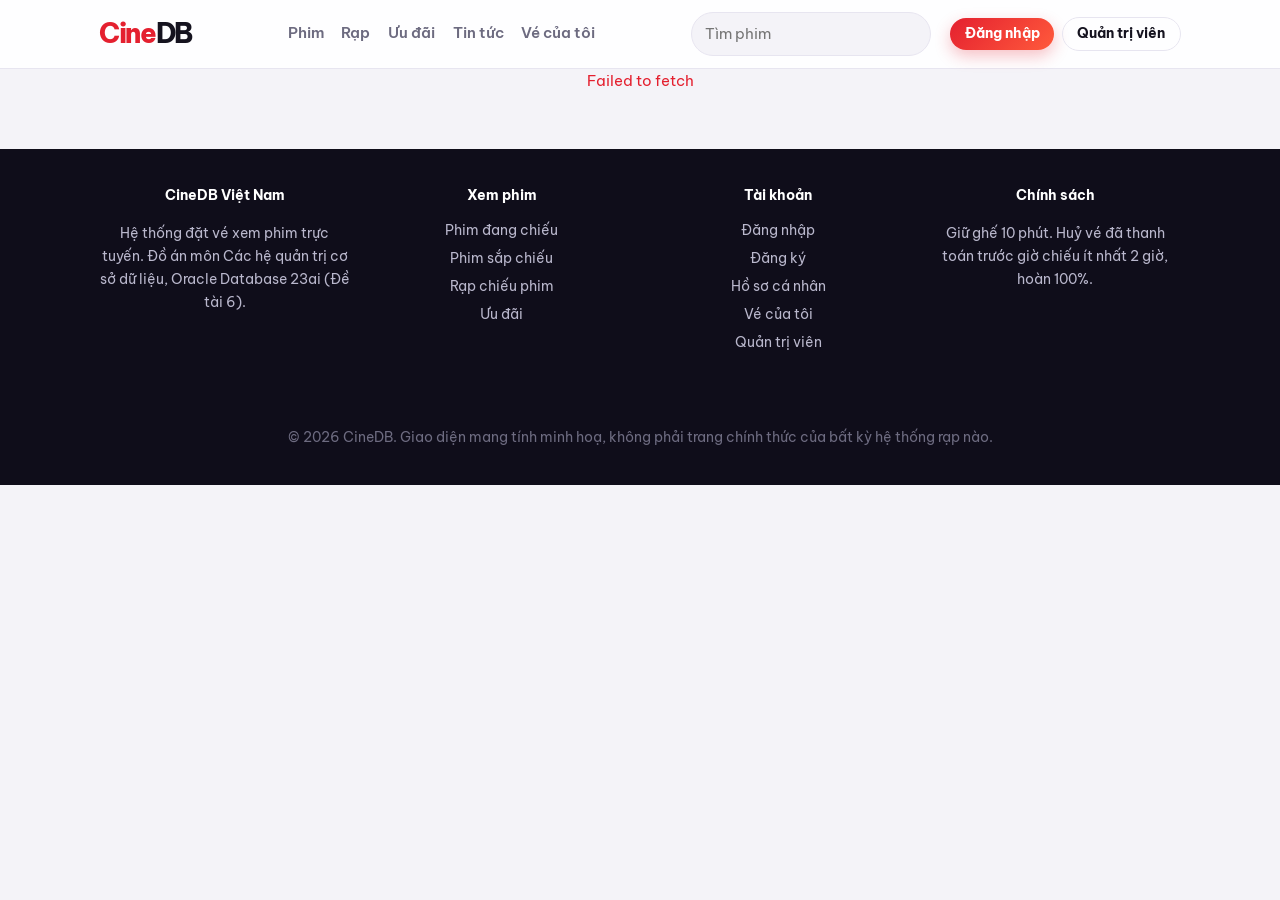
<file: index.html>
<!doctype html>
<html lang="vi"><head><meta charset="utf-8"><meta name="viewport" content="width=device-width,initial-scale=1">
<title>CineDB | Đặt vé xem phim trực tuyến</title>
<link rel="preconnect" href="https://fonts.googleapis.com"><link rel="preconnect" href="https://fonts.gstatic.com" crossorigin>
<link href="https://fonts.googleapis.com/css2?family=Be+Vietnam+Pro:wght@400;600;700;800&display=swap" rel="stylesheet">
<link rel="stylesheet" href="css/style.css"></head>
<body data-page="home"><div id="hdr"></div><main id="app"></main><div id="ftr"></div><div id="toast" class="toast" hidden></div>
<script src="js/api.js"></script><script src="js/site.js"></script></body></html>
</file>
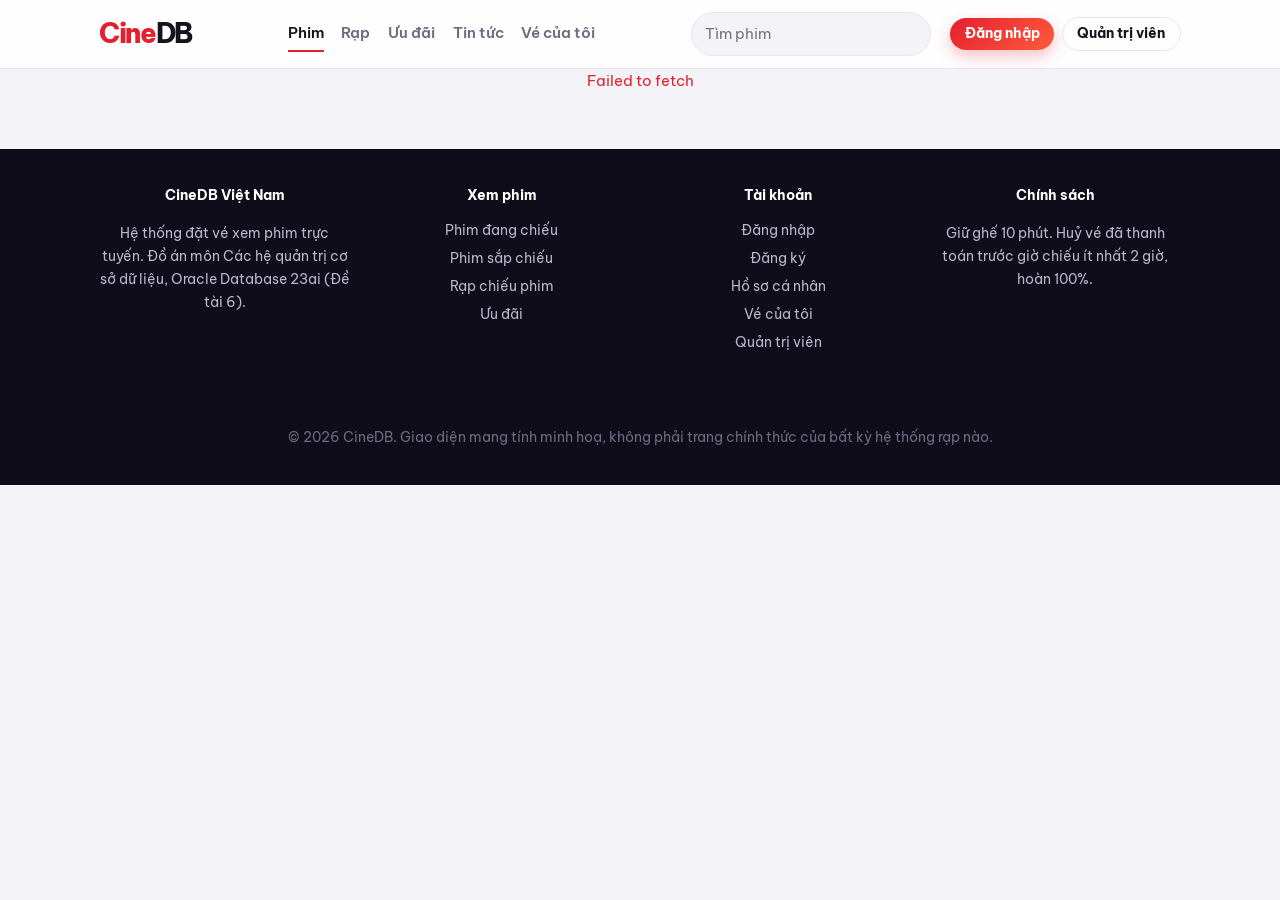
<file: chi-tiet.html>
<!doctype html>
<html lang="vi"><head><meta charset="utf-8"><meta name="viewport" content="width=device-width,initial-scale=1">
<title>CineDB | Đặt vé xem phim trực tuyến</title>
<link rel="preconnect" href="https://fonts.googleapis.com"><link rel="preconnect" href="https://fonts.gstatic.com" crossorigin>
<link href="https://fonts.googleapis.com/css2?family=Be+Vietnam+Pro:wght@400;600;700;800&display=swap" rel="stylesheet">
<link rel="stylesheet" href="css/style.css"></head>
<body data-page="chitiet"><div id="hdr"></div><main id="app"></main><div id="ftr"></div><div id="toast" class="toast" hidden></div>
<script src="js/api.js"></script><script src="js/site.js"></script></body></html>
</file>
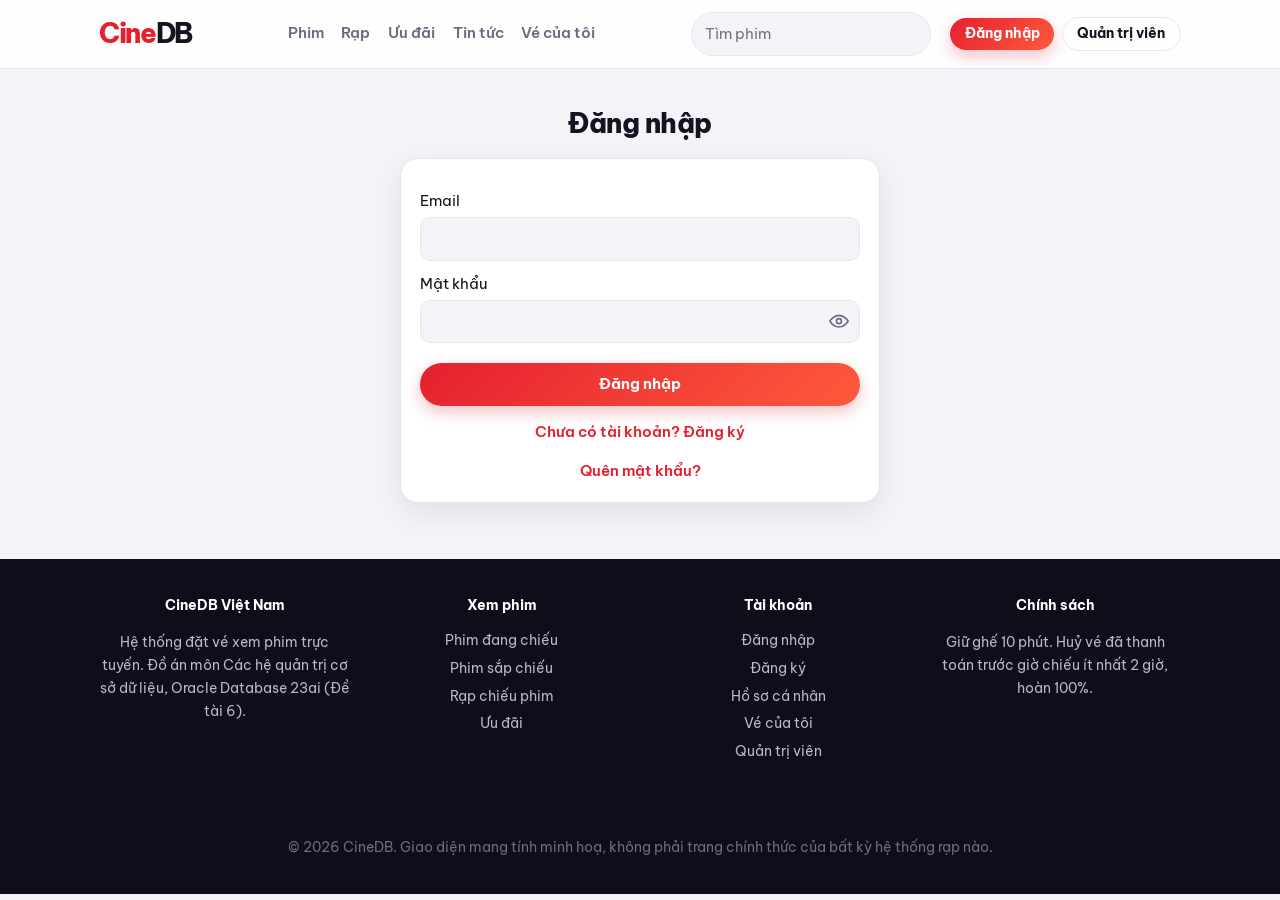
<file: dang-nhap.html>
<!doctype html>
<html lang="vi"><head><meta charset="utf-8"><meta name="viewport" content="width=device-width,initial-scale=1">
<title>CineDB | Đặt vé xem phim trực tuyến</title>
<link rel="preconnect" href="https://fonts.googleapis.com"><link rel="preconnect" href="https://fonts.gstatic.com" crossorigin>
<link href="https://fonts.googleapis.com/css2?family=Be+Vietnam+Pro:wght@400;600;700;800&display=swap" rel="stylesheet">
<link rel="stylesheet" href="css/style.css"></head>
<body data-page="dangnhap"><div id="hdr"></div><main id="app"></main><div id="ftr"></div><div id="toast" class="toast" hidden></div>
<script src="js/api.js"></script><script src="js/site.js"></script></body></html>
</file>
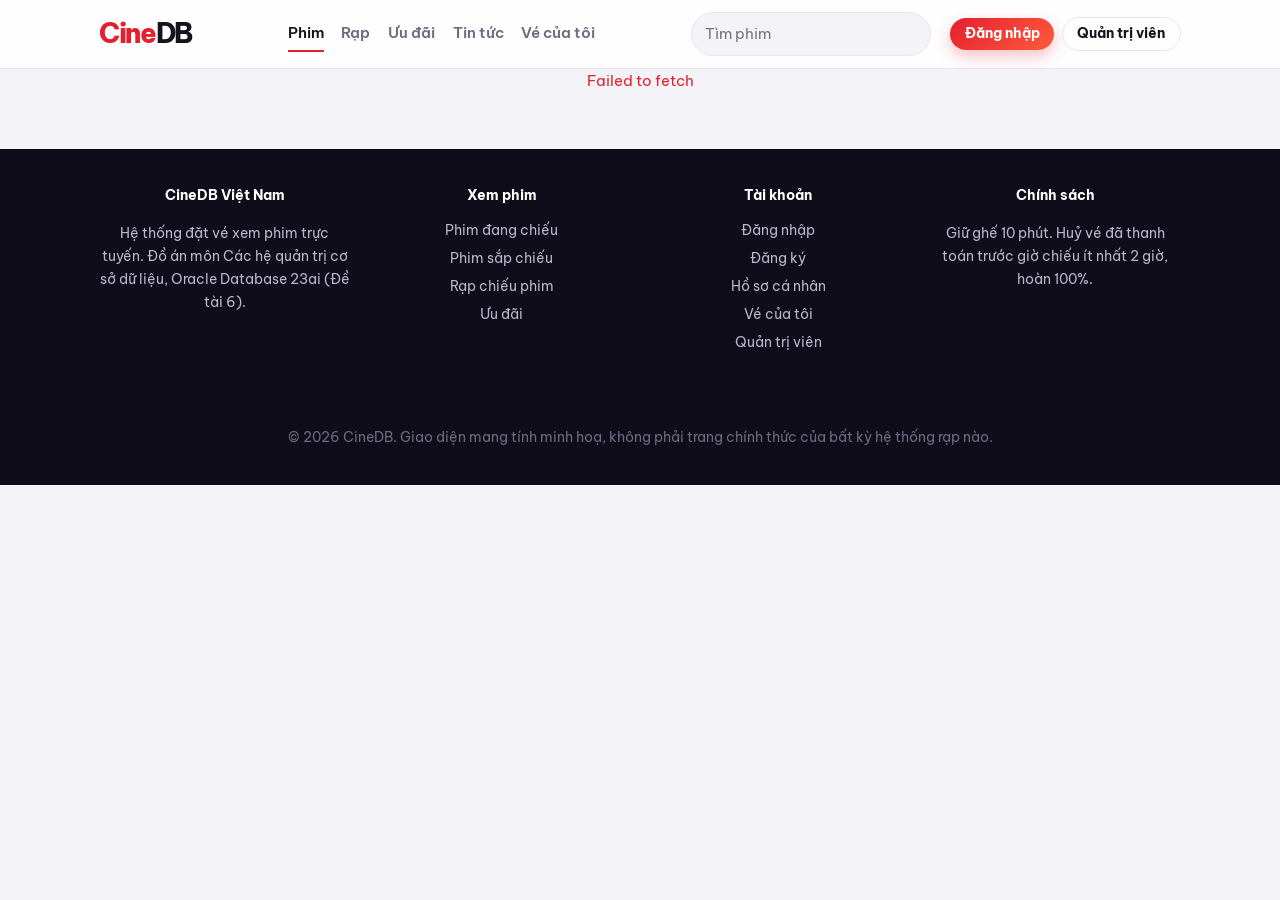
<file: dat-ve.html>
<!doctype html>
<html lang="vi"><head><meta charset="utf-8"><meta name="viewport" content="width=device-width,initial-scale=1">
<title>CineDB | Đặt vé xem phim trực tuyến</title>
<link rel="preconnect" href="https://fonts.googleapis.com"><link rel="preconnect" href="https://fonts.gstatic.com" crossorigin>
<link href="https://fonts.googleapis.com/css2?family=Be+Vietnam+Pro:wght@400;600;700;800&display=swap" rel="stylesheet">
<link rel="stylesheet" href="css/style.css"></head>
<body data-page="datve"><div id="hdr"></div><main id="app"></main><div id="ftr"></div><div id="toast" class="toast" hidden></div>
<script src="js/api.js"></script><script src="js/site.js"></script></body></html>
</file>
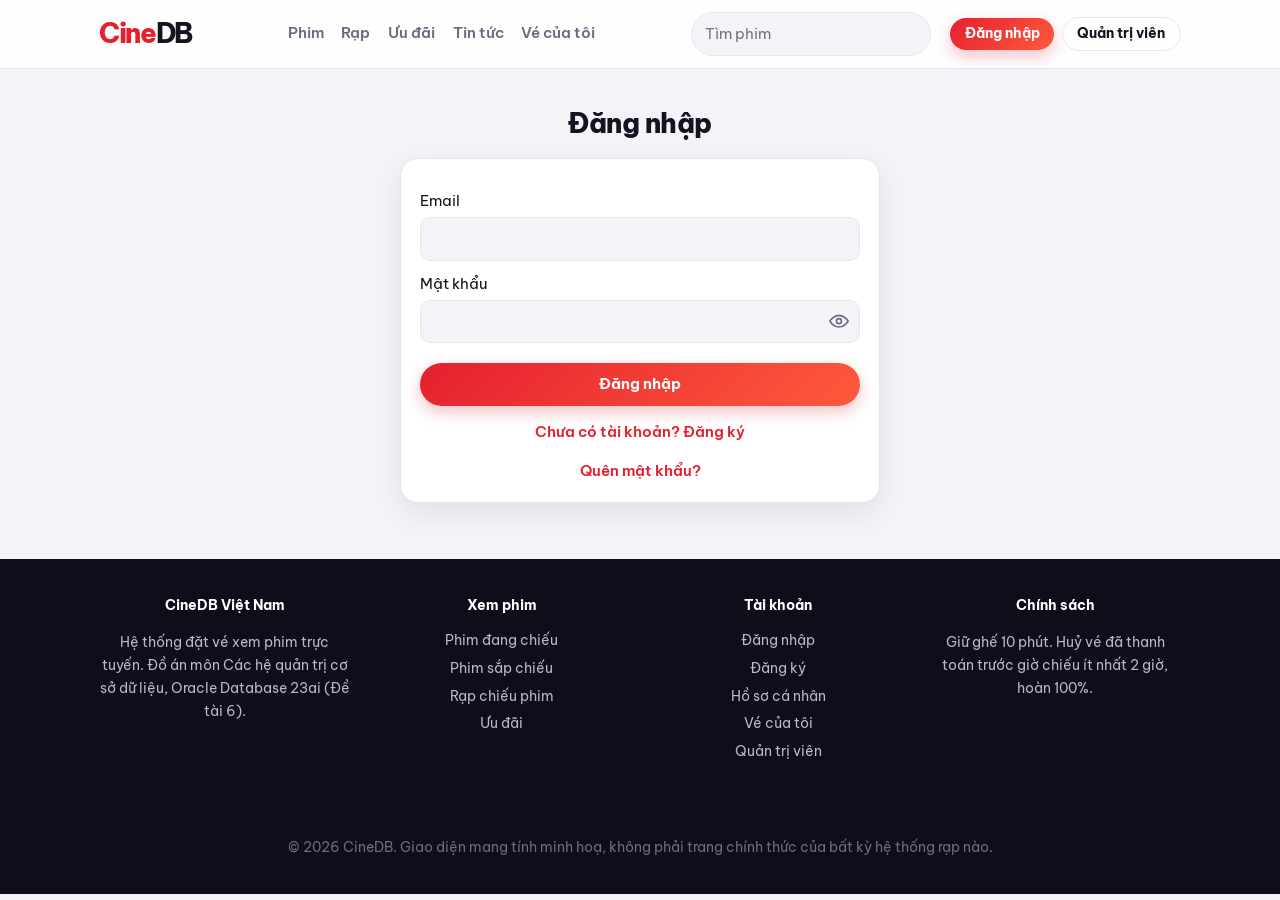
<file: ho-so.html>
<!doctype html>
<html lang="vi"><head><meta charset="utf-8"><meta name="viewport" content="width=device-width,initial-scale=1">
<title>CineDB | Đặt vé xem phim trực tuyến</title>
<link rel="preconnect" href="https://fonts.googleapis.com"><link rel="preconnect" href="https://fonts.gstatic.com" crossorigin>
<link href="https://fonts.googleapis.com/css2?family=Be+Vietnam+Pro:wght@400;600;700;800&display=swap" rel="stylesheet">
<link rel="stylesheet" href="css/style.css"></head>
<body data-page="hoso"><div id="hdr"></div><main id="app"></main><div id="ftr"></div><div id="toast" class="toast" hidden></div>
<script src="js/api.js"></script><script src="js/site.js"></script></body></html>
</file>
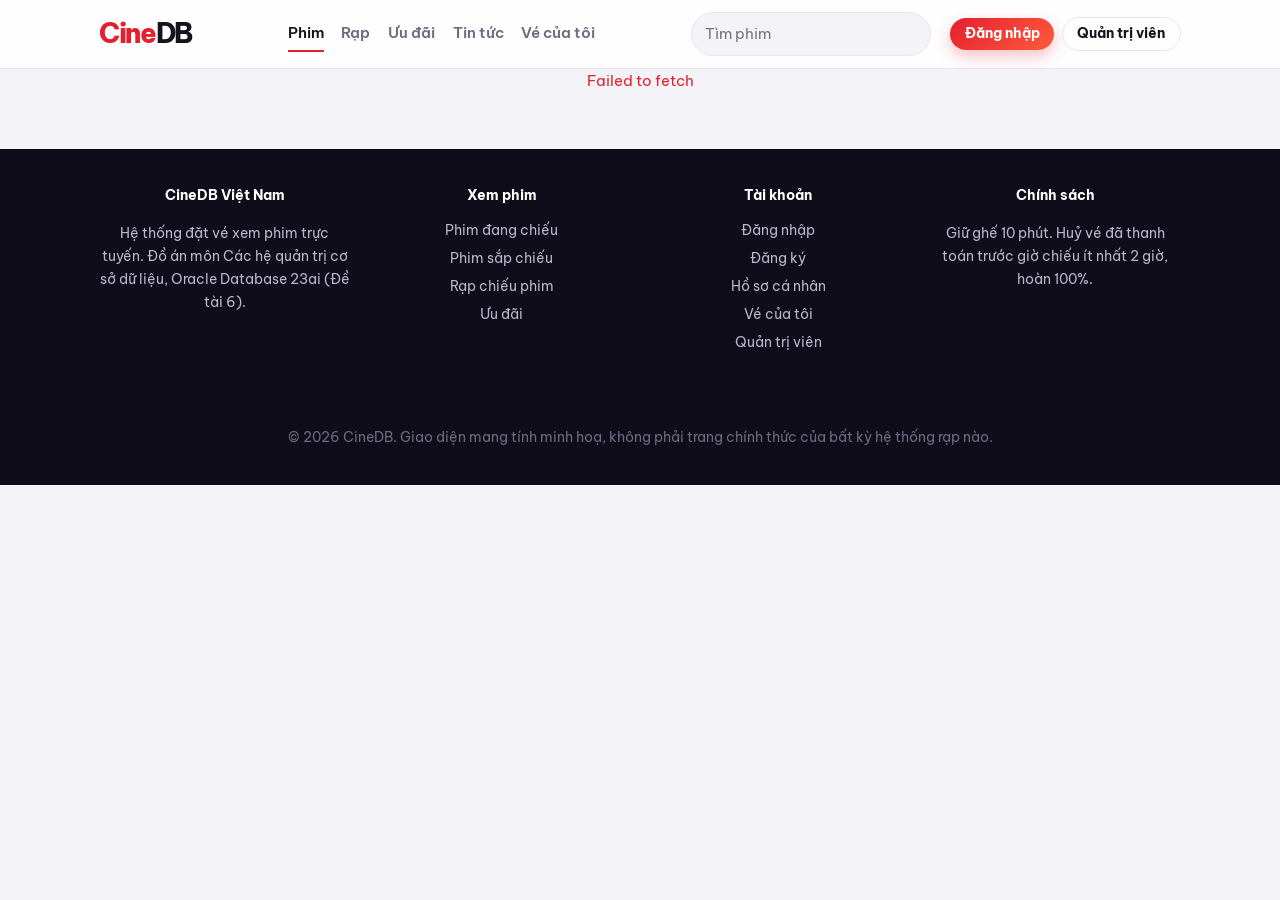
<file: phim.html>
<!doctype html>
<html lang="vi"><head><meta charset="utf-8"><meta name="viewport" content="width=device-width,initial-scale=1">
<title>CineDB | Đặt vé xem phim trực tuyến</title>
<link rel="preconnect" href="https://fonts.googleapis.com"><link rel="preconnect" href="https://fonts.gstatic.com" crossorigin>
<link href="https://fonts.googleapis.com/css2?family=Be+Vietnam+Pro:wght@400;600;700;800&display=swap" rel="stylesheet">
<link rel="stylesheet" href="css/style.css"></head>
<body data-page="phim"><div id="hdr"></div><main id="app"></main><div id="ftr"></div><div id="toast" class="toast" hidden></div>
<script src="js/api.js"></script><script src="js/site.js"></script></body></html>
</file>
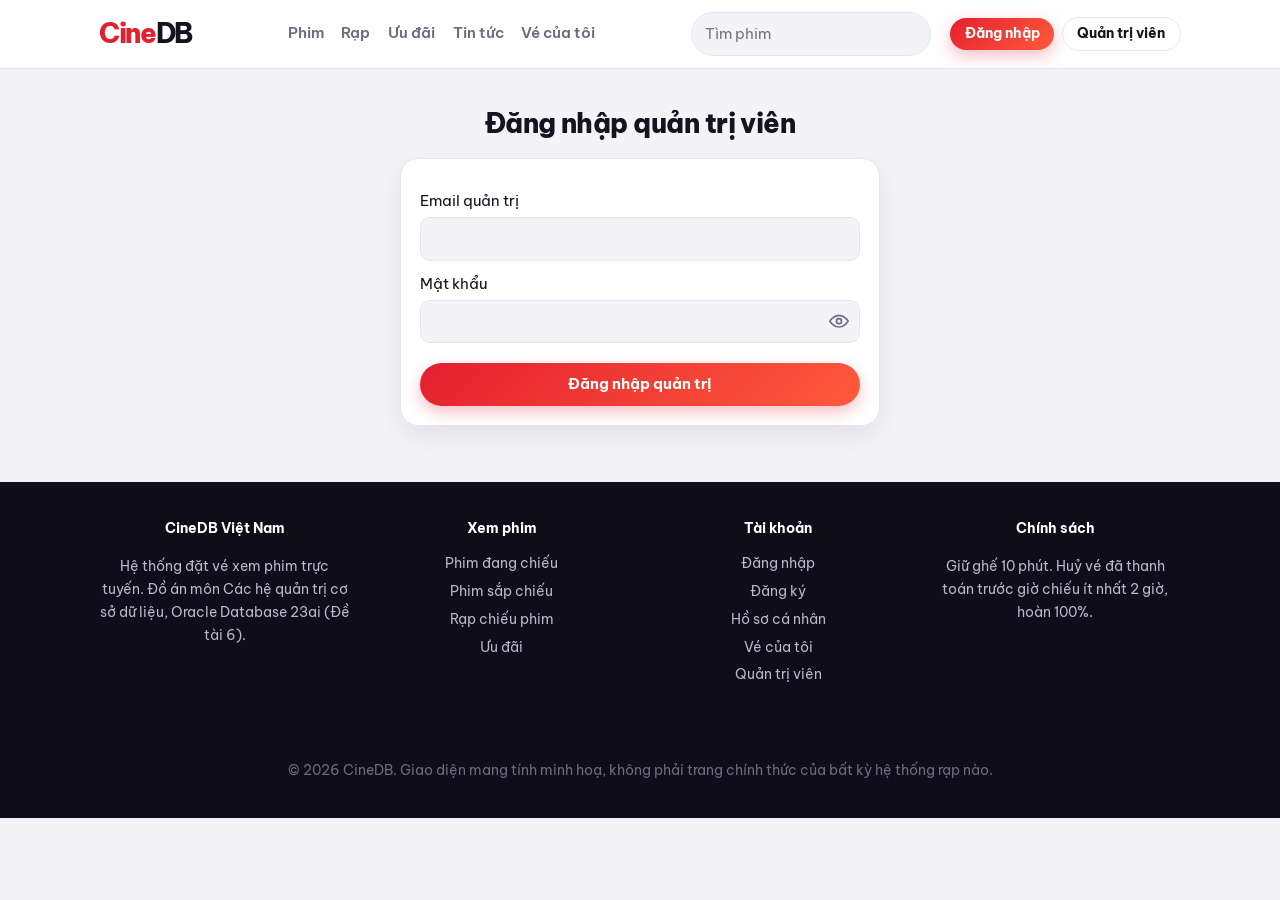
<file: quan-tri-dang-nhap.html>
<!doctype html>
<html lang="vi"><head><meta charset="utf-8"><meta name="viewport" content="width=device-width,initial-scale=1">
<title>CineDB | Đặt vé xem phim trực tuyến</title>
<link rel="preconnect" href="https://fonts.googleapis.com"><link rel="preconnect" href="https://fonts.gstatic.com" crossorigin>
<link href="https://fonts.googleapis.com/css2?family=Be+Vietnam+Pro:wght@400;600;700;800&display=swap" rel="stylesheet">
<link rel="stylesheet" href="css/style.css"></head>
<body data-page="qtdangnhap"><div id="hdr"></div><main id="app"></main><div id="ftr"></div><div id="toast" class="toast" hidden></div>
<script src="js/api.js"></script><script src="js/site.js"></script></body></html>
</file>
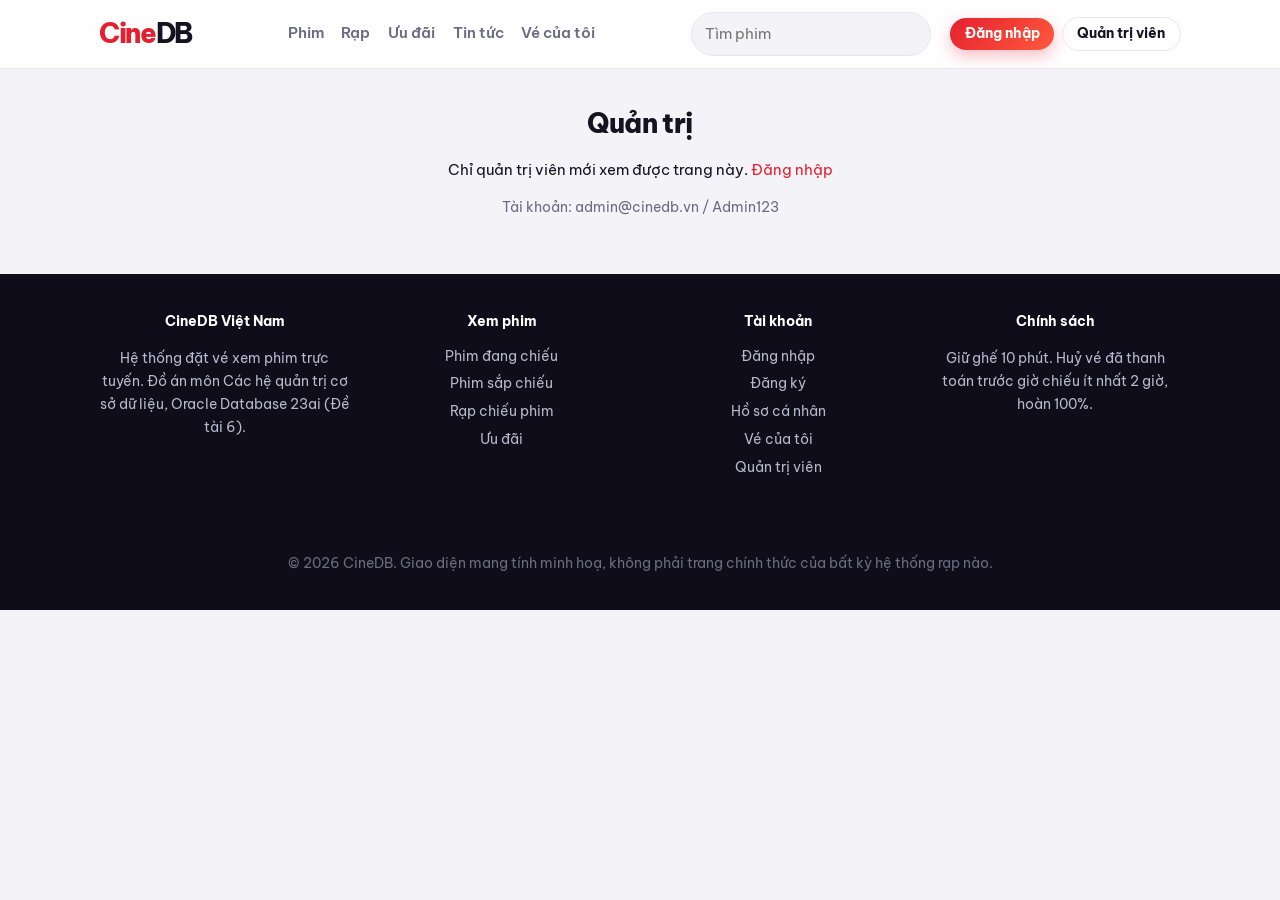
<file: quan-tri.html>
<!doctype html>
<html lang="vi"><head><meta charset="utf-8"><meta name="viewport" content="width=device-width,initial-scale=1">
<title>CineDB | Đặt vé xem phim trực tuyến</title>
<link rel="preconnect" href="https://fonts.googleapis.com"><link rel="preconnect" href="https://fonts.gstatic.com" crossorigin>
<link href="https://fonts.googleapis.com/css2?family=Be+Vietnam+Pro:wght@400;600;700;800&display=swap" rel="stylesheet">
<link rel="stylesheet" href="css/style.css"></head>
<body data-page="quantri"><div id="hdr"></div><main id="app"></main><div id="ftr"></div><div id="toast" class="toast" hidden></div>
<script src="js/api.js"></script><script src="js/site.js"></script></body></html>
</file>
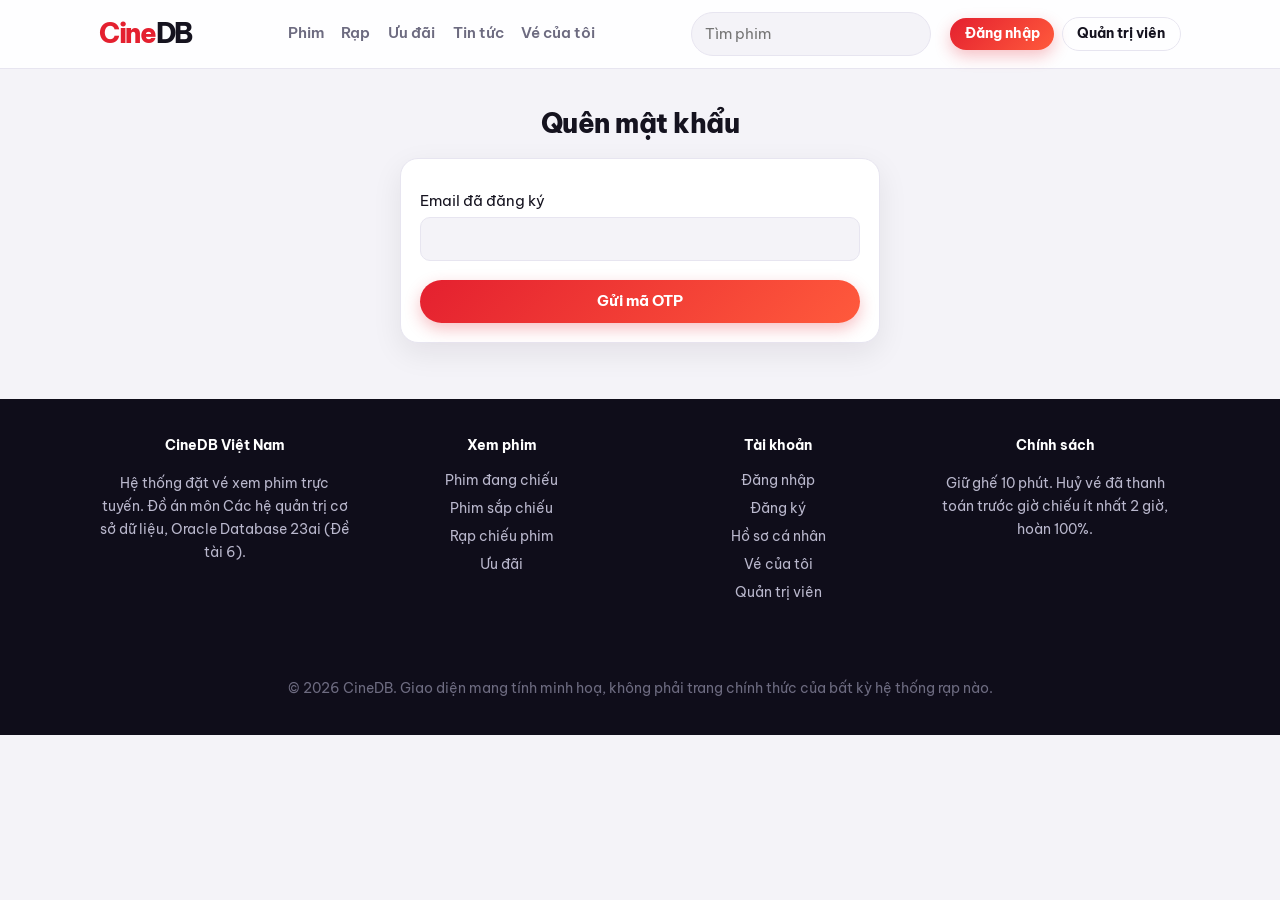
<file: quen-mat-khau.html>
<!doctype html>
<html lang="vi"><head><meta charset="utf-8"><meta name="viewport" content="width=device-width,initial-scale=1">
<title>CineDB | Đặt vé xem phim trực tuyến</title>
<link rel="preconnect" href="https://fonts.googleapis.com"><link rel="preconnect" href="https://fonts.gstatic.com" crossorigin>
<link href="https://fonts.googleapis.com/css2?family=Be+Vietnam+Pro:wght@400;600;700;800&display=swap" rel="stylesheet">
<link rel="stylesheet" href="css/style.css"></head>
<body data-page="quenmk"><div id="hdr"></div><main id="app"></main><div id="ftr"></div><div id="toast" class="toast" hidden></div>
<script src="js/api.js"></script><script src="js/site.js"></script></body></html>
</file>
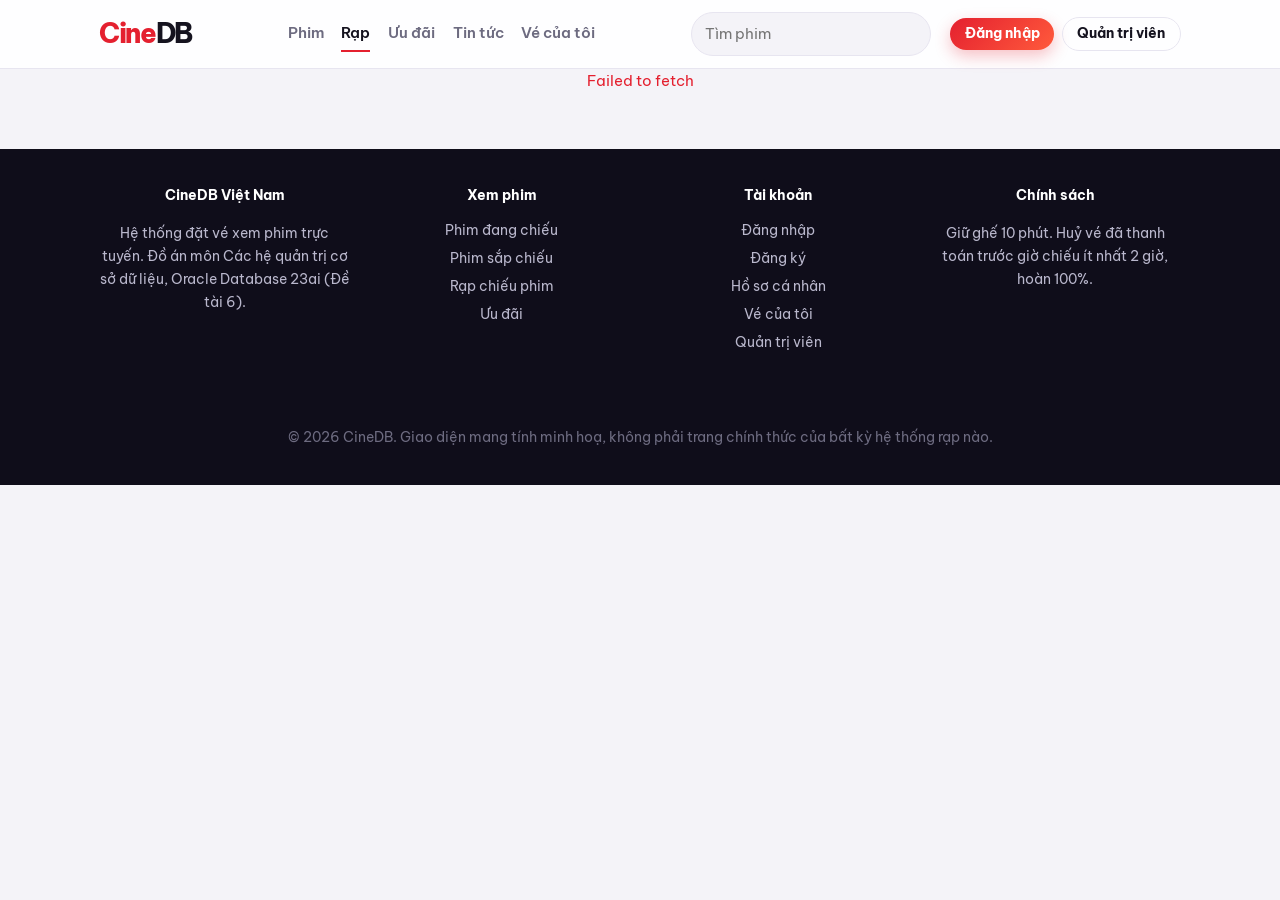
<file: rap.html>
<!doctype html>
<html lang="vi"><head><meta charset="utf-8"><meta name="viewport" content="width=device-width,initial-scale=1">
<title>CineDB | Đặt vé xem phim trực tuyến</title>
<link rel="preconnect" href="https://fonts.googleapis.com"><link rel="preconnect" href="https://fonts.gstatic.com" crossorigin>
<link href="https://fonts.googleapis.com/css2?family=Be+Vietnam+Pro:wght@400;600;700;800&display=swap" rel="stylesheet">
<link rel="stylesheet" href="css/style.css"></head>
<body data-page="rap"><div id="hdr"></div><main id="app"></main><div id="ftr"></div><div id="toast" class="toast" hidden></div>
<script src="js/api.js"></script><script src="js/site.js"></script></body></html>
</file>
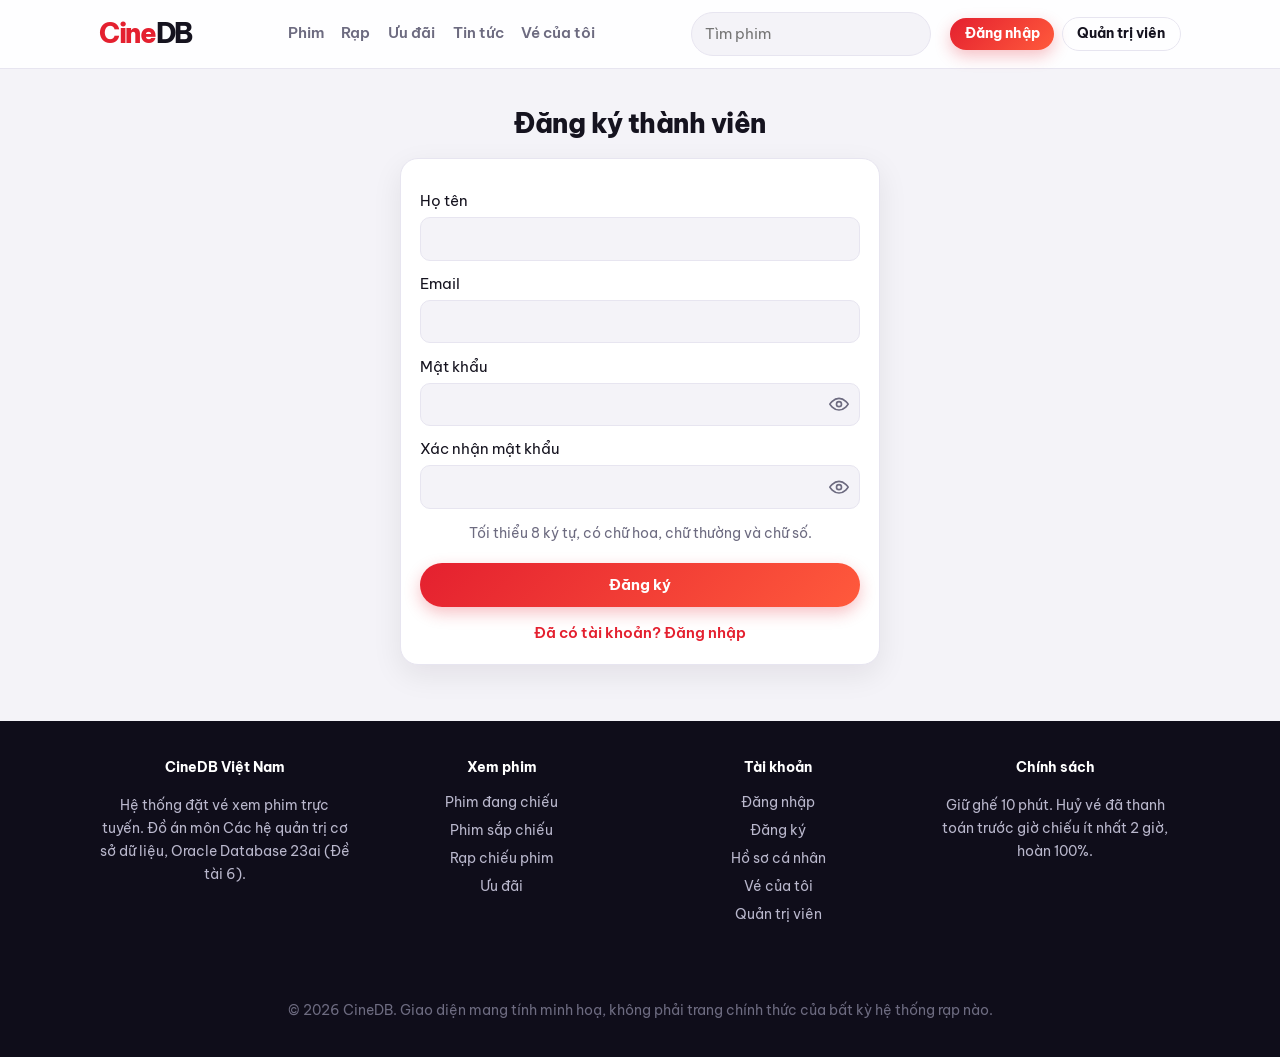
<file: thanh-vien.html>
<!doctype html>
<html lang="vi"><head><meta charset="utf-8"><meta name="viewport" content="width=device-width,initial-scale=1">
<title>CineDB | Đặt vé xem phim trực tuyến</title>
<link rel="preconnect" href="https://fonts.googleapis.com"><link rel="preconnect" href="https://fonts.gstatic.com" crossorigin>
<link href="https://fonts.googleapis.com/css2?family=Be+Vietnam+Pro:wght@400;600;700;800&display=swap" rel="stylesheet">
<link rel="stylesheet" href="css/style.css"></head>
<body data-page="thanhvien"><div id="hdr"></div><main id="app"></main><div id="ftr"></div><div id="toast" class="toast" hidden></div>
<script src="js/api.js"></script><script src="js/site.js"></script></body></html>
</file>
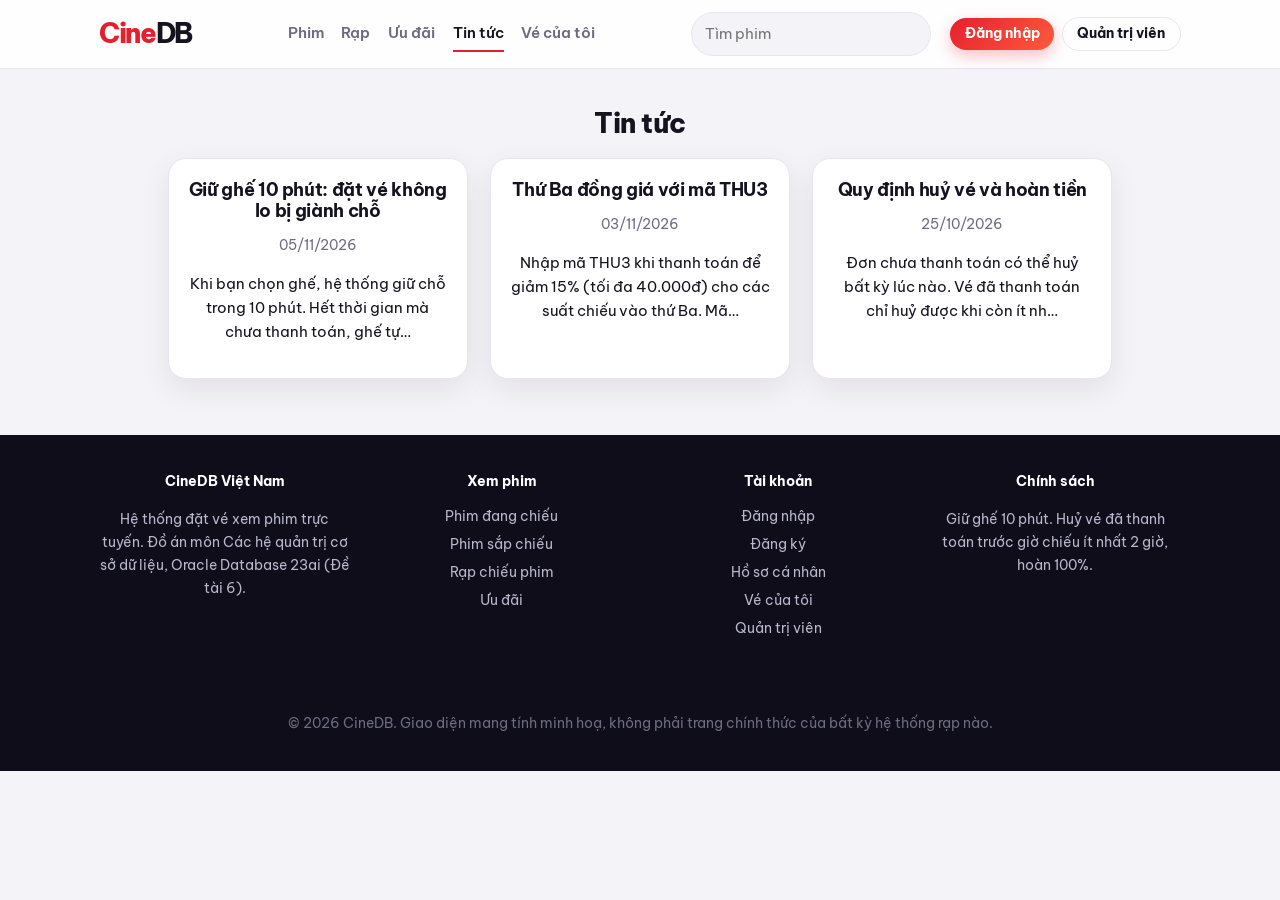
<file: tin-tuc.html>
<!doctype html>
<html lang="vi"><head><meta charset="utf-8"><meta name="viewport" content="width=device-width,initial-scale=1">
<title>CineDB | Đặt vé xem phim trực tuyến</title>
<link rel="preconnect" href="https://fonts.googleapis.com"><link rel="preconnect" href="https://fonts.gstatic.com" crossorigin>
<link href="https://fonts.googleapis.com/css2?family=Be+Vietnam+Pro:wght@400;600;700;800&display=swap" rel="stylesheet">
<link rel="stylesheet" href="css/style.css"></head>
<body data-page="tintuc"><div id="hdr"></div><main id="app"></main><div id="ftr"></div><div id="toast" class="toast" hidden></div>
<script src="js/api.js"></script><script src="js/site.js"></script></body></html>
</file>
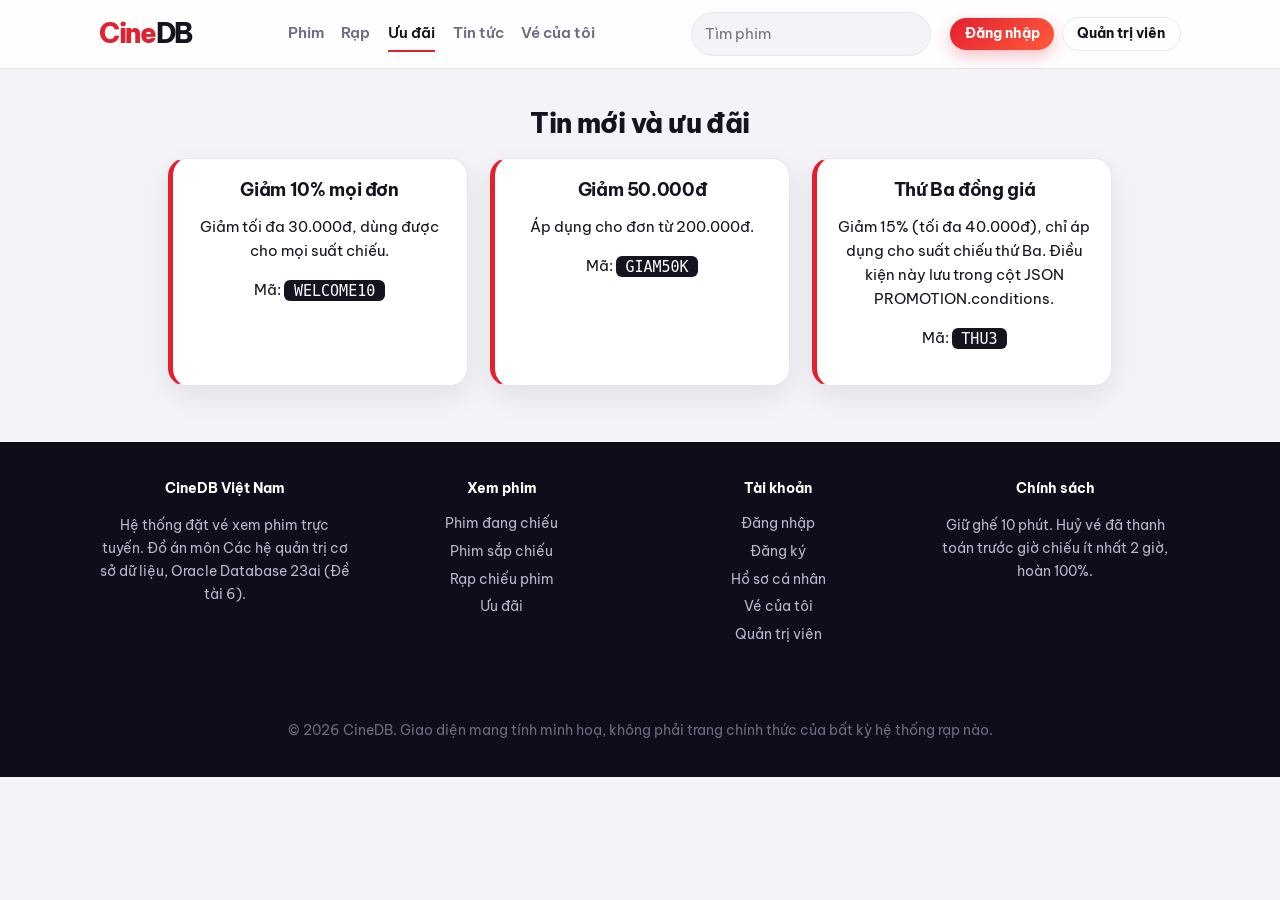
<file: uu-dai.html>
<!doctype html>
<html lang="vi"><head><meta charset="utf-8"><meta name="viewport" content="width=device-width,initial-scale=1">
<title>CineDB | Đặt vé xem phim trực tuyến</title>
<link rel="preconnect" href="https://fonts.googleapis.com"><link rel="preconnect" href="https://fonts.gstatic.com" crossorigin>
<link href="https://fonts.googleapis.com/css2?family=Be+Vietnam+Pro:wght@400;600;700;800&display=swap" rel="stylesheet">
<link rel="stylesheet" href="css/style.css"></head>
<body data-page="uudai"><div id="hdr"></div><main id="app"></main><div id="ftr"></div><div id="toast" class="toast" hidden></div>
<script src="js/api.js"></script><script src="js/site.js"></script></body></html>
</file>
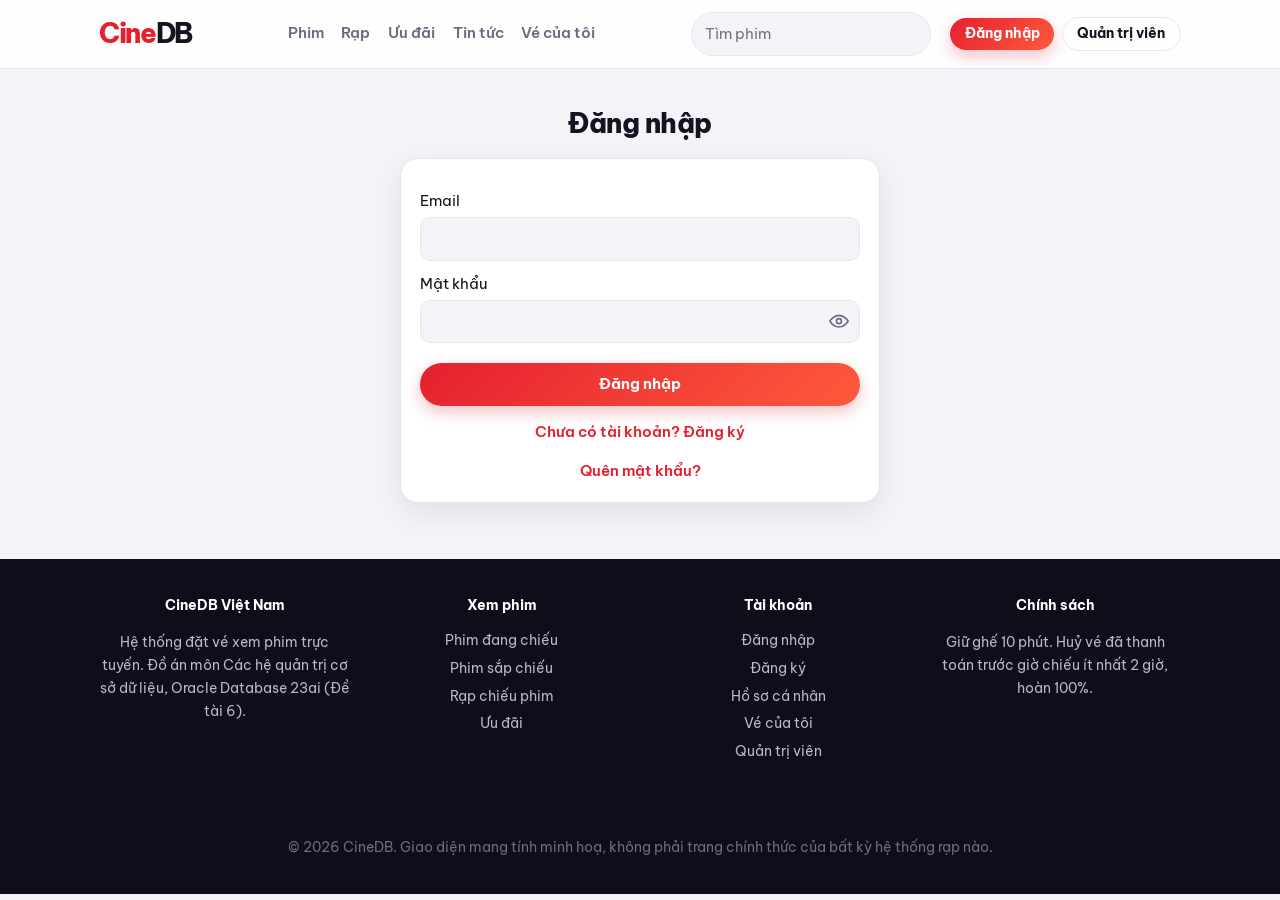
<file: ve-cua-toi.html>
<!doctype html>
<html lang="vi"><head><meta charset="utf-8"><meta name="viewport" content="width=device-width,initial-scale=1">
<title>CineDB | Đặt vé xem phim trực tuyến</title>
<link rel="preconnect" href="https://fonts.googleapis.com"><link rel="preconnect" href="https://fonts.gstatic.com" crossorigin>
<link href="https://fonts.googleapis.com/css2?family=Be+Vietnam+Pro:wght@400;600;700;800&display=swap" rel="stylesheet">
<link rel="stylesheet" href="css/style.css"></head>
<body data-page="vecuatoi"><div id="hdr"></div><main id="app"></main><div id="ftr"></div><div id="toast" class="toast" hidden></div>
<script src="js/api.js"></script><script src="js/site.js"></script></body></html>
</file>
<file: css/style.css>
:root {
  --bg: #f4f3f8;
  --ink: #15131f;
  --mut: #6d6b80;
  --card: #fff;
  --line: #e7e5f0;
  --red: #e4202f;
  --gold: #f5a623;
  --teal: #0e9aa0;
  --hero: #0f0d1a;
  --sh: 0 10px 30px rgba(21, 19, 31, 0.08);
  --s1: #d9d6e8;
  --s2: #f6c177;
  --s3: #f5a3c7;
  --s4: #6d6a80;
}
@media (prefers-color-scheme: dark) {
  :root {
    --bg: #0f0e17;
    --ink: #f1f0f8;
    --mut: #a09eb8;
    --card: #1a1826;
    --line: #2c2a3f;
    --sh: 0 10px 30px rgba(0, 0, 0, 0.4);
    --s1: #3a3750;
    --s4: #8a87a5;
  }
}
* {
  box-sizing: border-box;
}
body {
  margin: 0;
  background: var(--bg);
  color: var(--ink);
  font:
    15px/1.6 "Be Vietnam Pro",
    system-ui,
    sans-serif;
}
a {
  color: inherit;
  text-decoration: none;
}
.wrap {
  max-width: 1120px;
  margin: 0 auto;
  padding: 0 1.2rem;
}
.muted {
  color: var(--mut);
}
.small {
  font-size: 0.85rem;
}
h1,
h2,
h3 {
  line-height: 1.2;
  letter-spacing: -0.02em;
}
#hdr {
  position: sticky;
  top: 0;
  z-index: 20;
}
.hd {
  background: color-mix(in srgb, var(--card) 90%, transparent);
  backdrop-filter: blur(14px);
  border-bottom: 1px solid var(--line);
}
.hbar {
  display: flex;
  align-items: center;
  gap: 1.2rem;
  min-height: 68px;
}
.logo {
  font-size: 1.7rem;
  font-weight: 800;
  letter-spacing: -0.05em;
  color: var(--red);
}
.logo span {
  color: var(--ink);
}
.nav {
  display: flex;
  gap: 1.1rem;
  flex: 1;
  font-weight: 600;
  font-size: 0.92rem;
}
.nav a {
  padding: 0.3rem 0;
  border-bottom: 2px solid transparent;
  color: var(--mut);
}
.nav a:hover,
.nav a.on {
  color: var(--ink);
  border-color: var(--red);
}
.srch input {
  min-width: 160px;
  border-radius: 999px;
}
.acc {
  display: flex;
}
.pill {
  background: var(--bg);
  border: 1px solid var(--line);
  border-radius: 999px;
  padding: 0.35rem 0.9rem;
  font-weight: 600;
}
.burger {
  display: none;
  background: none;
  border: 0;
  font-size: 1.5rem;
  color: var(--ink);
  cursor: pointer;
}
select,
input,
textarea {
  font: inherit;
  color: var(--ink);
  background: var(--bg);
  border: 1px solid var(--line);
  border-radius: 10px;
  padding: 0.55rem 0.8rem;
  min-width: 180px;
}
textarea {
  width: 100%;
  min-width: 0;
}
.btn {
  display: inline-block;
  background: linear-gradient(135deg, var(--red), #ff5a3c);
  color: #fff;
  border: 0;
  border-radius: 999px;
  padding: 0.6rem 1.4rem;
  font: inherit;
  font-weight: 700;
  cursor: pointer;
  box-shadow: 0 6px 16px rgba(228, 32, 47, 0.28);
  text-align: center;
}
.btn:hover {
  filter: brightness(1.08);
}
.btn.alt {
  background: transparent;
  color: var(--ink);
  border: 1.5px solid var(--line);
  box-shadow: none;
}
.btn.alt:hover {
  border-color: var(--ink);
}
.btn.ghost {
  background: #ffffff1f;
  border: 1px solid #ffffff55;
  box-shadow: none;
}
.btn.sm {
  padding: 0.3rem 0.9rem;
  font-size: 0.85rem;
}
.btn:disabled {
  opacity: 0.45;
  cursor: not-allowed;
}
.hero {
  background:
    radial-gradient(
      800px 420px at 85% 0,
      hsl(var(--h, 350) 75% 38%/0.75),
      transparent 70%
    ),
    radial-gradient(600px 400px at 0 100%, #3b0a22, transparent), var(--hero);
  color: #fff;
  padding: 3.2rem 0 5.6rem;
  transition: background 0.6s;
}
.hero-in {
  display: grid;
  grid-template-columns: 1.2fr 0.8fr;
  gap: 2rem;
  align-items: center;
}
.hero h1 {
  font-size: clamp(2.2rem, 5vw, 3.8rem);
  font-weight: 800;
  margin: 0.7rem 0 0.4rem;
}
.chip2 {
  display: inline-block;
  background: #ffffff22;
  border: 1px solid #ffffff44;
  border-radius: 999px;
  padding: 0.2rem 0.85rem;
  font-size: 0.8rem;
  font-weight: 600;
}
.meta {
  opacity: 0.85;
  margin: 0;
}
.lead {
  max-width: 46ch;
  opacity: 0.8;
}
.acts {
  display: flex;
  gap: 0.8rem;
  margin: 1.2rem 0;
  flex-wrap: wrap;
}
.hero-poster {
  max-width: 250px;
  margin-left: auto;
  transform: rotate(3deg);
}
.hero-poster .poster {
  box-shadow: 0 30px 60px rgba(0, 0, 0, 0.5);
}
.dots {
  display: flex;
  gap: 7px;
}
.dots i {
  width: 28px;
  height: 4px;
  border-radius: 4px;
  background: #ffffff55;
  cursor: pointer;
}
.dots i.on {
  background: #fff;
}
.qbar {
  margin-top: -2.6rem;
  position: relative;
  z-index: 2;
  background: var(--card);
  border-radius: 20px;
  box-shadow: var(--sh);
  padding: 1rem 1.2rem;
  display: flex;
  gap: 0.8rem;
  align-items: center;
  flex-wrap: wrap;
}
.qbar select {
  flex: 1;
  min-width: 180px;
}
h1.t,
h2.t {
  font-size: 1.7rem;
  font-weight: 800;
  margin: 2.4rem 0 1.1rem;
}
.tabs {
  display: inline-flex;
  background: var(--card);
  border: 1px solid var(--line);
  border-radius: 999px;
  padding: 4px;
  gap: 2px;
  margin: 0 0 1.2rem;
  flex-wrap: wrap;
}
.tabs button {
  background: none;
  border: 0;
  border-radius: 999px;
  font: inherit;
  font-weight: 600;
  color: var(--mut);
  cursor: pointer;
  padding: 0.4rem 1.1rem;
}
.tabs .on {
  background: var(--red);
  color: #fff;
}
.grid {
  display: grid;
  grid-template-columns: repeat(auto-fill, minmax(220px, 1fr));
  gap: 1.4rem;
}
.poster {
  aspect-ratio: 2/3;
  position: relative;
  overflow: hidden;
  display: flex;
  align-items: flex-end;
  padding: 1rem;
  color: #fff;
  font-weight: 800;
  font-size: 1.3rem;
  line-height: 1.15;
  background: linear-gradient(
    160deg,
    hsl(var(--h) 60% 45%),
    hsl(calc(var(--h) + 40) 65% 18%)
  );
  border-radius: 16px;
}
.poster .ini {
  position: absolute;
  right: -6%;
  top: -8%;
  font-size: 11rem;
  opacity: 0.15;
  line-height: 1;
}
.poster b {
  position: relative;
  text-shadow: 0 2px 12px rgba(0, 0, 0, 0.5);
}
.age,
.star {
  position: absolute;
  top: 10px;
  font:
    700 0.72rem/1 "Be Vietnam Pro",
    sans-serif;
  padding: 0.35rem 0.55rem;
  border-radius: 999px;
  font-style: normal;
}
.age {
  left: 10px;
  background: var(--red);
  color: #fff;
}
.star {
  right: 10px;
  background: #000a;
  color: var(--gold);
}
.card {
  background: var(--card);
  border-radius: 18px;
  box-shadow: var(--sh);
  overflow: hidden;
  transition: transform 0.2s;
}
.card:hover {
  transform: translateY(-5px);
}
.card .poster {
  border-radius: 0;
}
.card .poster b {
  display: none;
}
.cb {
  padding: 0.9rem 1rem 1.1rem;
}
.cb h3 {
  margin: 0 0 0.15rem;
  font-size: 1.05rem;
}
.cb .btn {
  margin-top: 0.7rem;
  width: 100%;
}
.mhero {
  background:
    radial-gradient(
      700px 360px at 90% 0,
      hsl(var(--h) 70% 36%/0.7),
      transparent 70%
    ),
    var(--hero);
  color: #fff;
  padding: 2.4rem 0;
}
.mhero h1 {
  font-size: clamp(2rem, 4vw, 3rem);
  margin: 0.6rem 0 0.3rem;
}
.mhero .poster {
  max-width: 240px;
}
.row2 {
  display: grid;
  grid-template-columns: 240px 1fr;
  gap: 2rem;
  align-items: center;
}
.day {
  display: flex;
  gap: 1rem;
  border-top: 1px solid var(--line);
  padding: 0.9rem 0;
}
.day b {
  width: 110px;
  color: var(--mut);
  flex: none;
}
.chip {
  display: inline-block;
  background: var(--card);
  border: 1px solid var(--line);
  border-radius: 12px;
  padding: 0.4rem 0.9rem;
  margin: 0 0.5rem 0.5rem 0;
  line-height: 1.25;
  font-weight: 700;
  transition: 0.15s;
}
.chip small {
  display: block;
  font-weight: 400;
  color: var(--mut);
}
.chip:hover {
  border-color: var(--red);
  color: var(--red);
  transform: translateY(-2px);
}
.steps {
  display: flex;
  justify-content: center;
  gap: 0.5rem;
  margin: 1.4rem 0;
  flex-wrap: wrap;
}
.steps span {
  padding: 0.4rem 1.2rem;
  border-radius: 999px;
  background: var(--card);
  border: 1px solid var(--line);
  font-weight: 600;
  color: var(--mut);
}
.steps .on {
  background: var(--red);
  border-color: var(--red);
  color: #fff;
}
.book {
  display: grid;
  grid-template-columns: 1fr 340px;
  gap: 1.4rem;
  align-items: start;
}
.book aside {
  position: sticky;
  top: 88px;
}
.box {
  background: var(--card);
  border: 1px solid var(--line);
  border-radius: 18px;
  padding: 1.2rem;
  box-shadow: var(--sh);
}
.box h3 {
  margin: 0.1rem 0 0.6rem;
}
a.box {
  display: block;
  transition: transform 0.2s;
}
a.box:hover {
  transform: translateY(-3px);
}
.screen {
  max-width: 480px;
  margin: 0.4rem auto 1.8rem;
  text-align: center;
  color: var(--mut);
  font-size: 0.8rem;
  padding-top: 1.8rem;
  background: linear-gradient(var(--s1), transparent 70%);
  border-radius: 50% 50% 0 0/40px 40px 0 0;
  border-top: 4px solid var(--red);
}
.srow {
  display: flex;
  gap: 7px;
  justify-content: center;
  align-items: center;
  margin: 7px 0;
}
.srow b {
  width: 1.4rem;
  color: var(--mut);
}
.seat {
  width: 36px;
  height: 34px;
  border-radius: 9px 9px 4px 4px;
  border: 0;
  background: var(--s1);
  color: var(--ink);
  font:
    600 0.72rem "Be Vietnam Pro",
    sans-serif;
  cursor: pointer;
  transition: transform 0.12s;
}
.seat:hover:not(:disabled) {
  transform: scale(1.12);
}
.seat.VIP {
  background: var(--s2);
  color: #3b2a00;
}
.seat.COUPLE {
  background: var(--s3);
  color: #4a0f2a;
  width: 46px;
}
.seat.sel {
  background: var(--red);
  color: #fff;
}
.seat.HELD,
.seat.SOLD {
  background: var(--s4);
  color: transparent;
  cursor: not-allowed;
  opacity: 0.6;
}
.legend {
  display: flex;
  gap: 1rem;
  justify-content: center;
  flex-wrap: wrap;
  font-size: 0.85rem;
  margin-top: 1.2rem;
  color: var(--mut);
}
.legend i {
  display: inline-block;
  width: 14px;
  height: 14px;
  border-radius: 4px;
  vertical-align: -2px;
  margin-right: 5px;
}
.sum {
  display: grid;
  grid-template-columns: 78px 1fr;
  gap: 0.9rem;
  margin-bottom: 0.8rem;
}
.sum .poster {
  padding: 0.3rem;
  font-size: 0.55rem;
  border-radius: 10px;
}
.sum .age,
.sum .star,
.sum .ini {
  display: none;
}
.tot {
  display: flex;
  justify-content: space-between;
  font-weight: 800;
  font-size: 1.15rem;
  border-top: 1px dashed var(--line);
  margin-top: 0.8rem;
  padding-top: 0.7rem;
}
.pay label {
  display: block;
  margin: 0.3rem 0;
}
.pay input[type="radio"] {
  min-width: 0;
  margin-right: 0.5rem;
}
.stub {
  display: flex;
  position: relative;
  background: var(--card);
  border-radius: 20px;
  box-shadow: var(--sh);
  max-width: 660px;
  margin: 1.2rem auto;
}
.stub .main {
  flex: 1;
  padding: 1.4rem 1.6rem;
}
.stub .tear {
  width: 170px;
  border-left: 2px dashed var(--line);
  padding: 1.2rem;
  text-align: center;
}
.bar {
  height: 56px;
  margin-top: 0.8rem;
  background: repeating-linear-gradient(
    90deg,
    var(--ink) 0 2px,
    transparent 2px 4px,
    var(--ink) 4px 5px,
    transparent 5px 9px
  );
}
.stub::before,
.stub::after {
  content: "";
  position: absolute;
  right: 161px;
  width: 20px;
  height: 20px;
  border-radius: 50%;
  background: var(--bg);
}
.stub::before {
  top: -10px;
}
.stub::after {
  bottom: -10px;
}
table {
  width: 100%;
  border-collapse: separate;
  border-spacing: 0;
  background: var(--card);
  border-radius: 14px;
  overflow: hidden;
  box-shadow: var(--sh);
  margin-bottom: 1.6rem;
  font-size: 0.92rem;
}
th,
td {
  text-align: left;
  padding: 0.65rem 0.9rem;
  border-bottom: 1px solid var(--line);
}
th {
  background: var(--bg);
  font-size: 0.8rem;
  color: var(--mut);
}
tr:last-child td {
  border-bottom: 0;
}
.stats {
  display: grid;
  grid-template-columns: repeat(auto-fit, minmax(170px, 1fr));
  gap: 1rem;
  margin: 1rem 0;
}
.stats div {
  background: var(--card);
  border-radius: 16px;
  padding: 1rem;
  box-shadow: var(--sh);
}
.stats b {
  display: block;
  font-size: 1.5rem;
}
.stats span {
  color: var(--mut);
  font-size: 0.85rem;
}
label.f {
  display: block;
  margin: 0.7rem 0;
}
.promo {
  border-left: 5px solid var(--red);
}
.promo code {
  background: var(--ink);
  color: var(--card);
  padding: 0.1rem 0.6rem;
  border-radius: 6px;
}
.stars {
  color: var(--gold);
}
.rev {
  border-top: 1px solid var(--line);
  padding: 0.8rem 0;
}
.rev p {
  margin: 0.3rem 0;
}
footer {
  background: #0f0d1a;
  color: #b9b7cc;
  margin-top: 3.5rem;
  font-size: 0.9rem;
}
footer .wrap {
  display: grid;
  grid-template-columns: repeat(auto-fit, minmax(200px, 1fr));
  gap: 1.6rem;
  padding: 2.2rem 1.2rem;
}
footer h4 {
  color: #fff;
  margin: 0 0 0.6rem;
}
footer a {
  display: block;
  padding: 0.15rem 0;
}
footer a:hover {
  color: #fff;
}
.toast {
  position: fixed;
  bottom: 1.2rem;
  left: 50%;
  transform: translateX(-50%);
  background: var(--ink);
  color: var(--card);
  padding: 0.7rem 1.2rem;
  border-radius: 999px;
  z-index: 50;
  max-width: 90vw;
  box-shadow: var(--sh);
}
.toast.bad {
  background: var(--red);
  color: #fff;
}
.err {
  color: var(--red);
}
a:focus-visible,
button:focus-visible,
select:focus-visible,
input:focus-visible,
textarea:focus-visible {
  outline: 3px solid var(--teal);
  outline-offset: 2px;
}
@media (max-width: 820px) {
  .burger {
    display: block;
    margin-left: auto;
  }
  .nav,
  .srch,
  .acc {
    display: none;
  }
  .hd.open .nav,
  .hd.open .srch,
  .hd.open .acc {
    display: flex;
  }
  .hbar {
    flex-wrap: wrap;
    padding: 0.4rem 0;
  }
  .hd.open .nav {
    flex-direction: column;
    width: 100%;
  }
  .hero-in,
  .row2,
  .book {
    grid-template-columns: 1fr;
  }
  .hero-poster {
    display: none;
  }
  .book aside {
    position: static;
  }
  .stub {
    flex-direction: column;
  }
  .stub::before,
  .stub::after {
    display: none;
  }
  .stub .tear {
    width: auto;
    border-left: 0;
    border-top: 2px dashed var(--line);
  }
  table {
    display: block;
    overflow-x: auto;
  }
  .mhero .poster {
    max-width: 180px;
  }
}

.f input,
.f select {
  display: block;
  width: 100%;
  margin-top: 0.25rem;
}
.pw {
  display: block;
  position: relative;
}
.pw input {
  padding-right: 2.8rem;
}
.eye {
  position: absolute;
  right: 6px;
  top: 50%;
  transform: translateY(-50%);
  background: none;
  border: 0;
  color: var(--mut);
  cursor: pointer;
  padding: 0.3rem;
  display: flex;
  border-radius: 8px;
}
.eye:hover {
  color: var(--ink);
}
.prof {
  display: grid;
  grid-template-columns: 260px 1fr;
  gap: 1.4rem;
  align-items: start;
}
.ctr {
  text-align: center;
}
.avatar {
  width: 84px;
  height: 84px;
  border-radius: 50%;
  margin: 0.4rem auto 0.8rem;
  display: grid;
  place-items: center;
  font-size: 2.2rem;
  font-weight: 800;
  color: #fff;
  background: linear-gradient(135deg, var(--red), #ff5a3c);
}
.fgrid {
  display: grid;
  grid-template-columns: 1fr 1fr;
  gap: 0 1rem;
}
@media (max-width: 820px) {
  .prof,
  .fgrid {
    grid-template-columns: 1fr;
  }
}

/* ===== Căn giữa toàn bộ nội dung ===== */
main,
footer {
  text-align: center;
}
.f,
.f input,
.f select,
.f textarea,
textarea,
.pay,
.pay label {
  text-align: left;
}
th,
td {
  text-align: center;
}
.nav {
  justify-content: center;
}
.qbar {
  justify-content: center;
}
.grid {
  display: flex;
  flex-wrap: wrap;
  justify-content: center;
}
.grid > * {
  flex: 0 1 240px;
  text-align: center;
}
.grid > .box {
  flex-basis: 300px;
}
.hero-in {
  text-align: center;
}
.hero-poster {
  margin: 0 auto;
}
.lead {
  margin-left: auto;
  margin-right: auto;
}
.acts,
.dots {
  justify-content: center;
}
.row2 {
  justify-items: center;
  text-align: center;
}
.mhero .poster {
  margin: 0 auto;
}
.day {
  flex-direction: column;
  align-items: center;
  gap: 0.4rem;
}
.day b {
  width: auto;
}
.book > *,
.sum {
  text-align: center;
}
form.box,
.box[style*="max-width"] {
  margin-left: auto;
  margin-right: auto;
}
form.box[style*="flex"] {
  justify-content: center;
}
.stats div,
.rev {
  text-align: center;
}
.prof > * {
  text-align: center;
}
@media (max-width: 820px) {
  .hbar {
    justify-content: center;
  }
  .burger {
    margin-left: 0;
  }
}

/* Nút và liên kết trong biểu mẫu: nút rộng đầy đủ, liên kết nằm bên dưới, căn giữa */
.box[style*="max-width"] .btn {
  display: block;
  width: 100%;
  margin: 1.2rem 0 0;
}
.box[style*="max-width"] br {
  display: none;
}
.box[style*="max-width"] a {
  display: block;
  margin-top: 0.9rem;
  text-align: center;
  color: var(--red);
  font-weight: 600;
}
.box[style*="max-width"] a:hover {
  text-decoration: underline;
}
.box[style*="max-width"] .small {
  text-align: center;
}

.acc {
  gap: 0.5rem;
  align-items: center;
}

/* Thanh tìm kiếm dài hơn */
#q {
  width: min(440px, 100%);
}
#g {
  min-width: 220px;
}
.srch input {
  min-width: 240px;
}
/* Fix chồng chữ 2 nút trên banner hero */
.acts {
  display: flex !important;
  justify-content: center;
  align-items: center;
  gap: 12px;
  flex-wrap: wrap;
}

.acts .btn,
#h-b,
#h-i {
  position: static !important;
  margin: 0 !important;
  transform: none !important;
}
</file>
